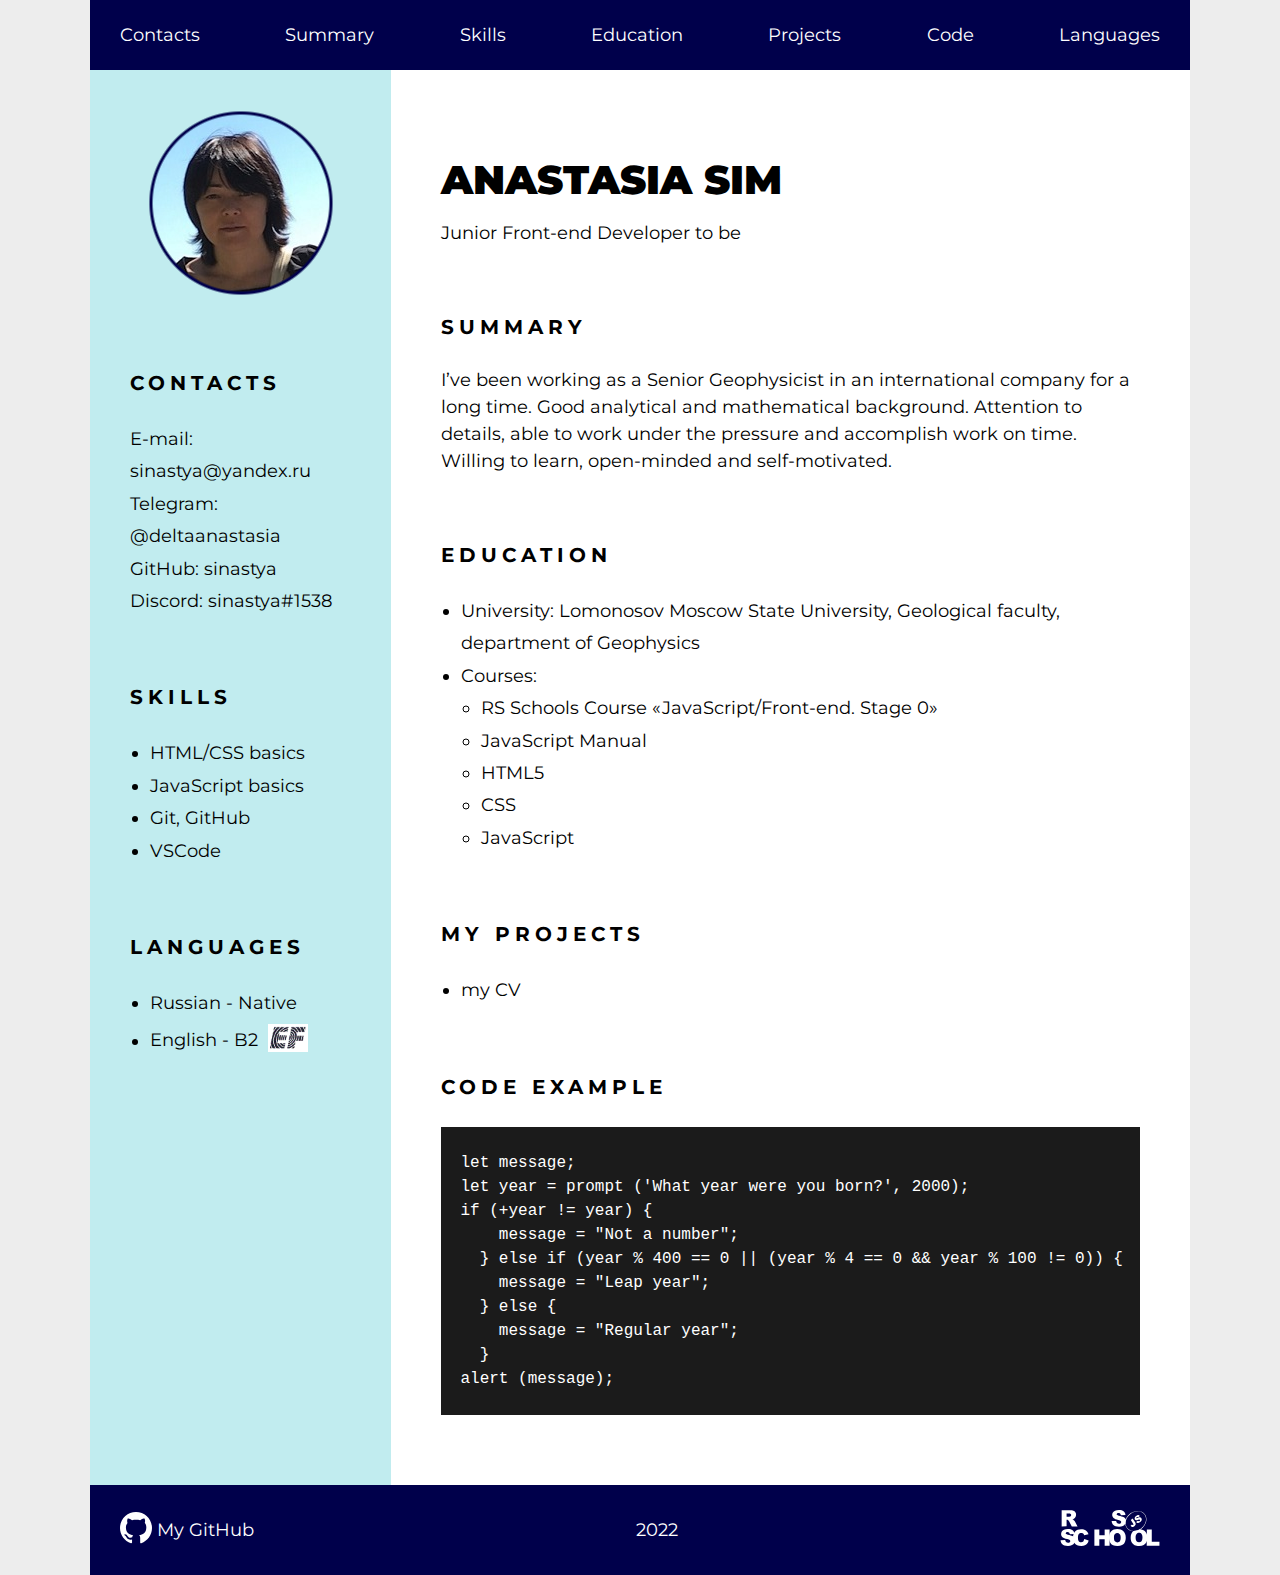
<file: index.html>
<!DOCTYPE html>
<html lang="en">
  <head>
    <meta charset="UTF-8" />
    <meta http-equiv="X-UA-Compatible" content="IE=edge" />
    <meta name="viewport" content="width=device-width, initial-scale=1.0" />
    <title>A Sim CV RSS</title>
    <link rel="stylesheet" href="style.css" />
    <link rel="icon" type="image/x-icon" href="./assets/img/favicon_big.ico" />
    <link
      href="https://fonts.googleapis.com/css2?family=Marck+Script&family=Montserrat:wght@300&display=swap"
      rel="stylesheet"
    />
  </head>
  <body>
    <div class="container">
      <header class="header">
        <nav class="nav">
          <ul class="nav-list">
            <li class="nav-item">
              <a href="#contacts" class="nav-link">Contacts</a>
            </li>
            <li class="nav-item">
              <a href="#summary" class="nav-link">Summary</a>
            </li>
            <li class="nav-item">
              <a href="#skills" class="nav-link">Skills</a>
            </li>
            <li class="nav-item">
              <a href="#education" class="nav-link">Education</a>
            </li>
            <li class="nav-item">
              <a href="#projects" class="nav-link">Projects</a>
            </li>
            <li class="nav-item"><a href="#code" class="nav-link">Code</a></li>
            <li class="nav-item">
              <a href="#languages" class="nav-link">Languages</a>
            </li>
          </ul>
        </nav>
      </header>

      <main class="main">
        <div class="main-container">
          <div class="left-column">
            <div class="section">
              <p class="photo">
                <img src="./assets/img/me-round.png" alt="photo" />
              </p>
            </div>
            <section class="section" id="contacts">
              <h2 class="section-title">Contacts</h2>
              <ul>
                <li class="contact-item">E-mail: sinastya@yandex.ru</li>
                <li class="contact-item">Telegram: @deltaanastasia</li>
                <li class="contact-item">
                  GitHub:
                  <a
                    href="https://github.com/sinastya"
                    class="link"
                    target="_blank"
                    >sinastya</a
                  >
                </li>
                <li class="contact-item">Discord: sinastya#1538</li>
              </ul>
            </section>
            <section class="section" id="skills">
              <h2 class="section-title">Skills</h2>
              <ul>
                <li>HTML/CSS basics</li>
                <li>JavaScript basics</li>
                <li>Git, GitHub</li>
                <li>VSCode</li>
              </ul>
            </section>
            <section class="section" id="languages">
              <h2 class="section-title">Languages</h2>
              <ul>
                <li>Russian - Native</li>
                <li>
                  English - B2
                  <a href="https://www.efset.org/cert/VqPvJ2" target="_blank">
                    <img
                      src="./assets/img/EF.gif"
                      alt="EF"
                      width="40"
                      class="ef"
                    />
                  </a>
                </li>
              </ul>
            </section>
          </div>

          <div class="main-column">
            <section class="section" id="profile">
              <h1 class="section-title h1">Anastasia Sim</h1>
              <p>Junior Front-end Developer to be</p>
            </section>
            <section class="section" id="summary">
              <h2 class="section-title">Summary</h2>
              <p>
                I’ve been working as a Senior Geophysicist in an international
                company for a long time. Good analytical and mathematical
                background. Attention to details, able to work under the
                pressure and accomplish work on time. Willing to learn,
                open-minded and self-motivated.
              </p>
            </section>
            <section class="section" id="education">
              <h2 class="section-title">Education</h2>
              <ul>
                <li>
                  University: Lomonosov Moscow State University, Geological
                  faculty, department of Geophysics
                </li>
                <li>
                  Courses:
                  <ul>
                    <li>
                      <a
                        href="https://github.com/rolling-scopes-school/tasks/tree/master/stage0"
                        class="link"
                        target="_blank"
                        >RS Schools Course «JavaScript/Front-end. Stage 0»</a
                      >
                    </li>
                    <li>
                      <a
                        href="https://learn.javascript.ru/js"
                        class="link"
                        target="_blank"
                        >JavaScript Manual</a
                      >
                    </li>
                    <li>
                      <a
                        href="https://ru.code-basics.com/languages/html"
                        class="link"
                        target="_blank"
                        >HTML5</a
                      >
                    </li>
                    <li>
                      <a
                        href="https://ru.code-basics.com/languages/css"
                        class="link"
                        target="_blank"
                        >CSS</a
                      >
                    </li>
                    <li>
                      <a
                        href="https://ru.code-basics.com/languages/javascript"
                        class="link"
                        target="_blank"
                        >JavaScript</a
                      >
                    </li>
                  </ul>
                </li>
              </ul>
            </section>
            <section class="section" id="projects">
              <h2 class="section-title">My projects</h2>
              <ul>
                <li>
                  <a
                    href="https://sinastya.github.io/rsschool-cv/"
                    class="link"
                    target="_blank"
                    >my CV</a
                  >
                </li>
              </ul>
            </section>
            <section class="section" id="code">
              <h2 class="section-title">Code example</h2>
              <!-- <code> -->
              <pre class="code">

  let message;
  let year = prompt ('What year were you born?', 2000);
  if (+year != year) {
      message = "Not a number";
    } else if (year % 400 == 0 || (year % 4 == 0 && year % 100 != 0)) {
      message = "Leap year";
    } else {
      message = "Regular year";
    }
  alert (message);
              </pre>
              <!-- </code> -->
            </section>
          </div>
        </div>
      </main>

      <footer class="footer">
        <ul class="nav-list">
          <li>
            <img
              src="./assets/img/github.svg"
              alt="GitHub"
              width="32"
              class="github"
            />
            <a
              href="https://github.com/sinastya"
              class="footer-link"
              target="_blank"
              >My GitHub</a
            >
          </li>
          <li>2022</li>
          <li>
            <a href="https://rs.school/js/" target="_blank">
              <img
                src="./assets/img/rsschool.svg"
                alt="rsschool"
                width="100"
                class="rsschool"
              />
            </a>
          </li>
        </ul>
      </footer>
    </div>
  </body>
</html>
</file>
<file: style.css>
* {
   margin: 0;
   padding: 0;
   box-sizing: border-box;
}
body {
   font-family: 'Montserrat', sans-serif;
   min-height: 100vh;
   display:flex;
   flex-direction: column;
   justify-content: space-between;
   align-items: center;
   font-size: 18px;
   font-weight: 400;
   line-height: 1.5;
   background-color: rgb(237, 237, 237);
}
.container {
   min-width: 900px;
   max-width: 1100px;
   margin: 0 auto;
}
.header {
   background-color: rgb(0, 0, 75);
}
.main {
   background-color: white;
}
.footer {
   background-color: rgb(0, 0, 75);
   color: white;
   padding: 10px;
}

.nav-list {
   display: flex;
   justify-content: space-between;
   align-items: center;
   list-style: none;
   padding: 0 20px;
   line-height: 70px;
}
.nav-link {
   padding: 10px;
   font-size: 18px;
   color:black;
   text-decoration: none;
   /* transition: .1s; */
   color: white;
}
.nav-link:hover {
   background: rgb(193, 236, 239);
   color: rgb(0, 0, 75);
   font-weight: 900;
   text-decoration: none;
   border: none;
   border-radius: 10px;
}

.main-container {
   display: flex;
   flex-direction: row;
}

.left-column {
   background-color: rgb(193, 236, 239);
   width: 850px;
   padding: 20px 40px;
}
.main-column {
   padding: 50px;

}
.section {
   padding: 20px 0;
}
.photo {
   text-align: center;
}

@media (max-width: 600px) {
   .section {
      width: 100%;
   }
}
.section-title {
   font-size: 20px;
   font-weight: 700;
   text-transform: uppercase;
   letter-spacing: 5px;
   line-height: 4;
}
.h1 {
   font-size: 40px;
   letter-spacing: 0px;
   font-weight: 900;
   line-height: 2;
}
.link {
   color:black;
   text-decoration: none;
}
.link:hover {
   color:rgb(0, 0, 75);
   font-weight: 900;
}
.contact-item {
   list-style-type: none;
   line-height: 1.8;
}
.section li:not(.contact-item) {
   line-height: 1.8;
   margin-left: 20px;
}
.code {
   font-family: courier;
   font-size: 12pt;
   /* margin: 1px; */
   background-color: rgb(27, 27, 27);
   color: white;
}

.footer-link {
   color: white;
   text-decoration: none;
}
.footer-link:hover {
   font-weight: 900;
   color:rgb(193, 236, 239);
}
.github {
   position: relative;
   top: 8px;;
}
.rsschool {
   position: relative;
   top:10px;
}
.rsschool:hover {
   transform: scale(1.1, 1.1);
}

.ef {
   position: relative;
   top:5px;
   left: 5px;
}
.ef:hover {
   transform: scale(1.15, 1.15);
}
</file>
